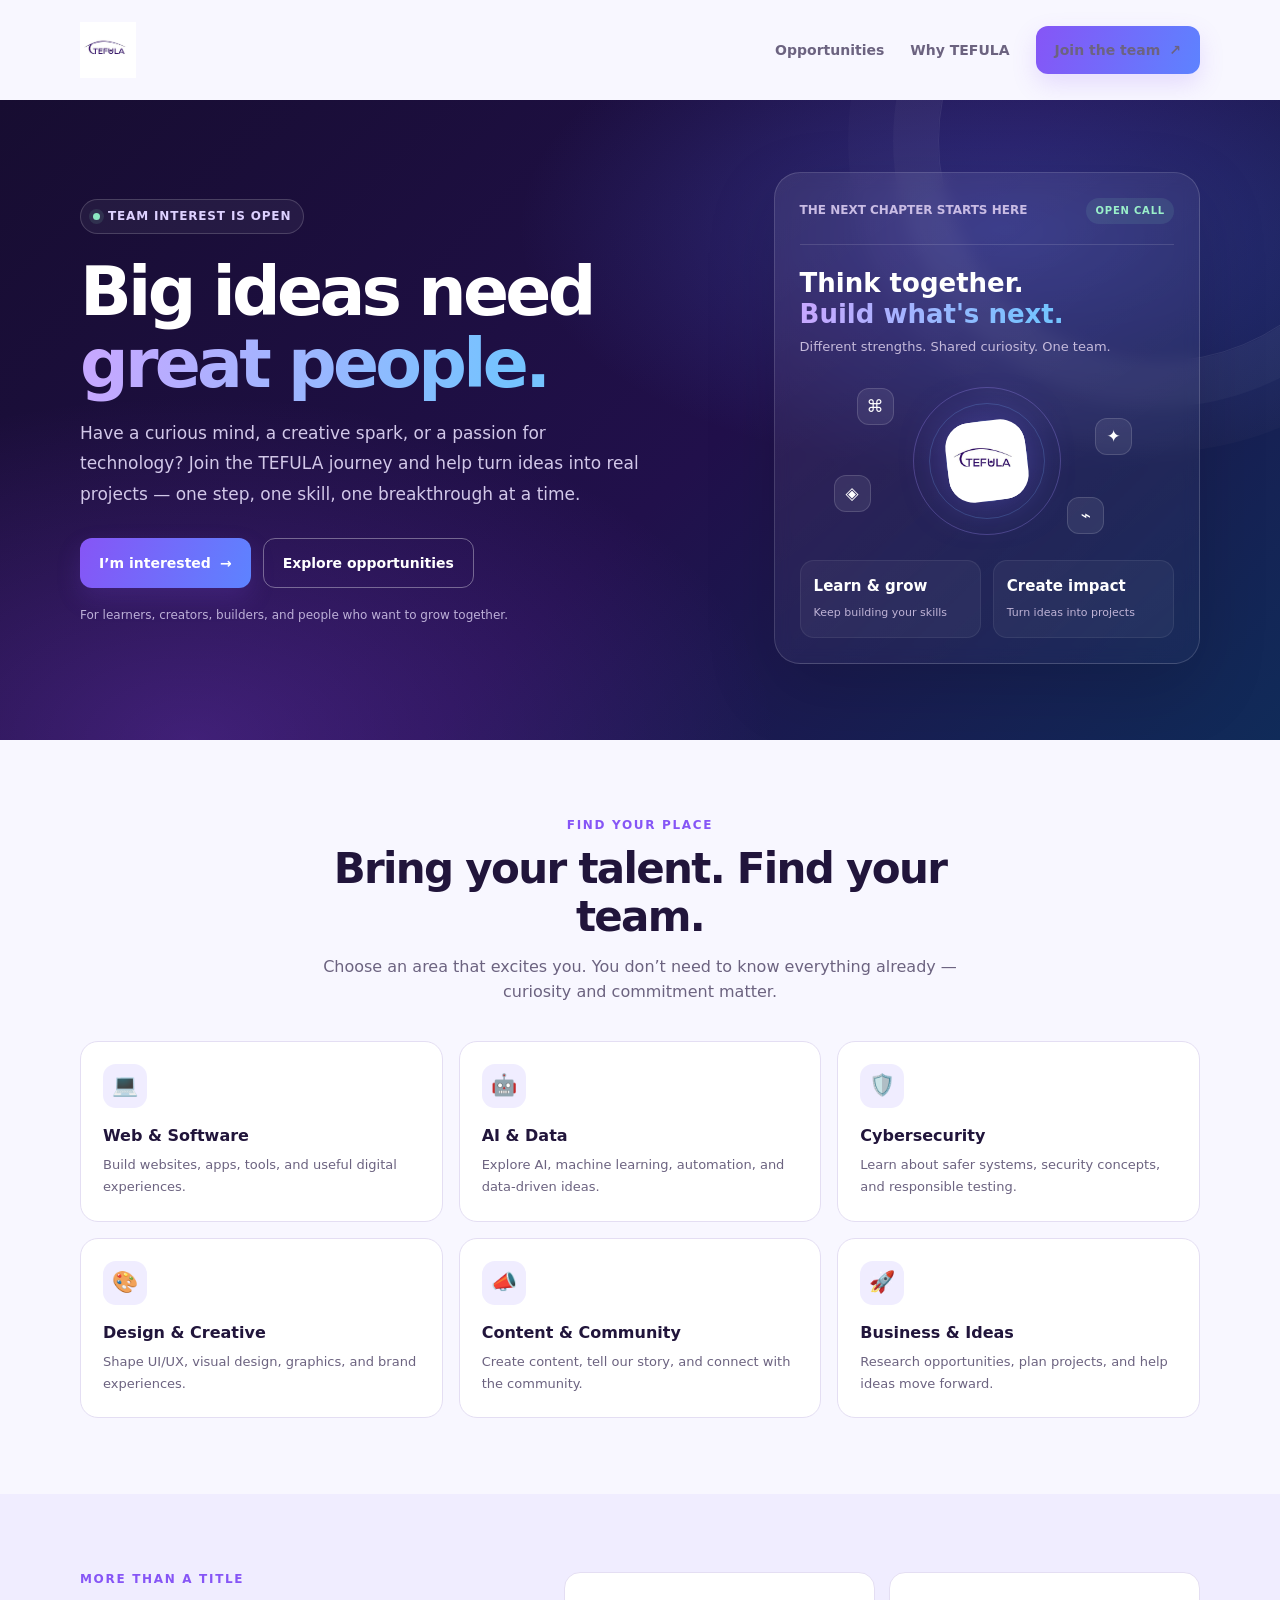
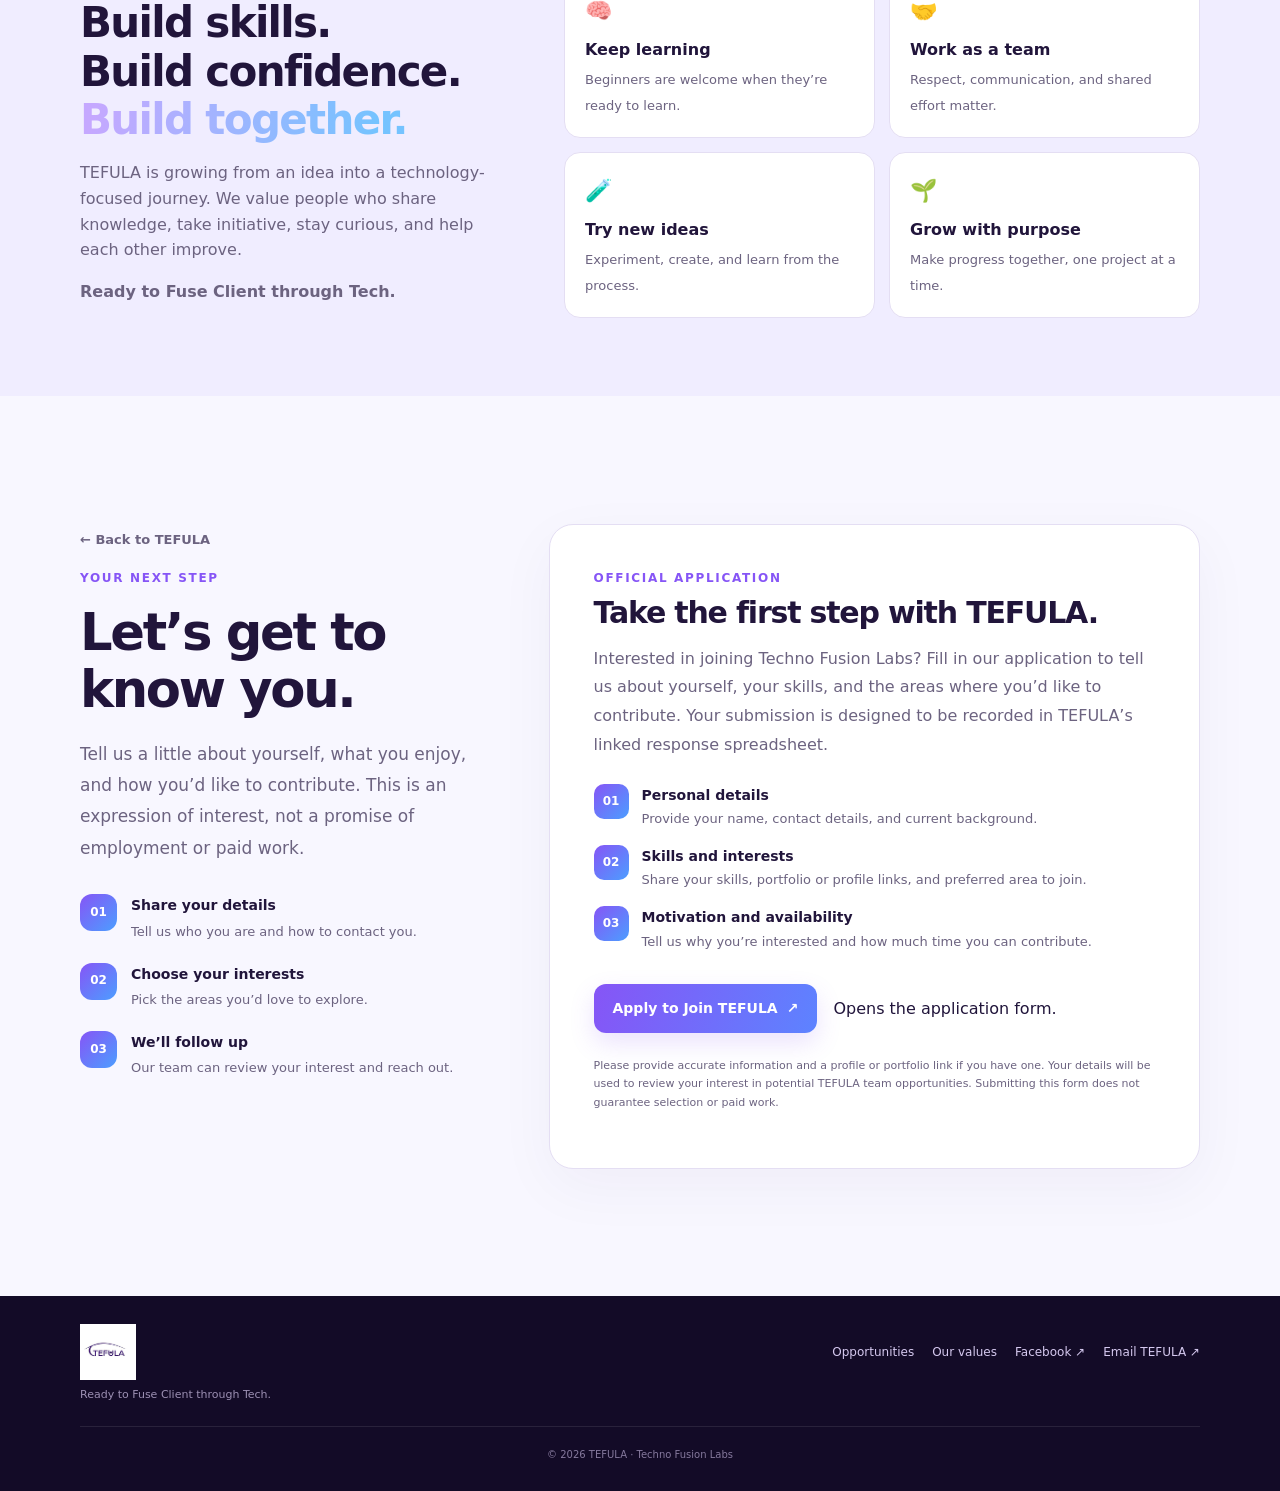
<file: index.html>
<!DOCTYPE html>

<html lang="en">

<head>

  <meta charset="UTF-8">

  <meta name="viewport" content="width=device-width, initial-scale=1.0">

  <meta name="theme-color" content="#130b2c">

  <meta name="description" content="Join the TEFULA team. Share your skills, explore technology, and build something meaningful with Techno Fusion Labs.">

  <title>Join TEFULA | Techno Fusion Labs</title>

    <link rel="stylesheet" href="css/style.css">


</head>

<body>

  <main class="app-root">

    <header class="container topbar">

      <a class="brand" href="#home" aria-label="TEFULA home">

        <span class="brand-mark">

  <img src="assets/Tefula.jpg" alt="TEFULA logo">

</span>

        <span><span class="brand-name">TEFULA</span><span class="brand-sub">TECHNO FUSION LABS</span></span>

      </a>

      <nav class="nav" aria-label="Main navigation">

        <a href="#opportunities">Opportunities</a>

        <a href="#about">Why TEFULA</a>

        <a class="button" href="#apply-overview">Join the team <span aria-hidden="true">↗</span></a>

      </nav>

    </header>



    <section class="hero" id="home">

      <div class="container hero-grid">

        <div>

          <div class="eyebrow"><span class="eyebrow-dot"></span> Team interest is open</div>

          <h1>Big ideas need <span class="gradient-text">great people.</span></h1>

          <p class="hero-copy">Have a curious mind, a creative spark, or a passion for technology? Join the TEFULA journey and help turn ideas into real projects — one step, one skill, one breakthrough at a time.</p>

          <div class="hero-actions">

            <a class="button" href="#apply-overview">I’m interested <span aria-hidden="true">→</span></a>

            <a class="button button-outline" href="#opportunities">Explore opportunities</a>

          </div>

          <p class="hero-note">For learners, creators, builders, and people who want to grow together.</p>

        </div>

        <aside class="visual-card" aria-label="TEFULA team illustration">

          <div class="visual-top"><span class="visual-label">THE NEXT CHAPTER STARTS HERE</span><span class="live-pill">OPEN CALL</span></div>

          <div class="visual-title">Think together.<br><span class="gradient-text">Build what's next.</span></div>

          <div class="visual-desc">Different strengths. Shared curiosity. One team.</div>

          <div class="orbit" aria-hidden="true"><div class="orbit-ring"></div><div class="orbit-core"><img src="assets/Tefula.jpg" alt="TEFULA logo"></div><span class="orbit-chip chip-a">⌘</span><span class="orbit-chip chip-b">✦</span><span class="orbit-chip chip-c">⌁</span><span class="orbit-chip chip-d">◈</span></div>

          <div class="mini-stats"><div class="mini-stat"><strong>Learn & grow</strong><span>Keep building your skills</span></div><div class="mini-stat"><strong>Create impact</strong><span>Turn ideas into projects</span></div></div>

        </aside>

      </div>

    </section>



    <section id="opportunities">

      <div class="container">

        <div class="section-head"><div class="section-kicker">Find your place</div><h2>Bring your talent. Find your team.</h2><p>Choose an area that excites you. You don’t need to know everything already — curiosity and commitment matter.</p></div>

        <div class="roles-grid">

          <article class="role"><div class="role-icon">💻</div><h3>Web & Software</h3><p>Build websites, apps, tools, and useful digital experiences.</p></article>

          <article class="role"><div class="role-icon">🤖</div><h3>AI & Data</h3><p>Explore AI, machine learning, automation, and data-driven ideas.</p></article>

          <article class="role"><div class="role-icon">🛡️</div><h3>Cybersecurity</h3><p>Learn about safer systems, security concepts, and responsible testing.</p></article>

          <article class="role"><div class="role-icon">🎨</div><h3>Design & Creative</h3><p>Shape UI/UX, visual design, graphics, and brand experiences.</p></article>

          <article class="role"><div class="role-icon">📣</div><h3>Content & Community</h3><p>Create content, tell our story, and connect with the community.</p></article>

          <article class="role"><div class="role-icon">🚀</div><h3>Business & Ideas</h3><p>Research opportunities, plan projects, and help ideas move forward.</p></article>

        </div>

      </div>

    </section>



    <section class="why" id="about">

      <div class="container why-grid">

        <div class="why-copy"><div class="section-kicker">More than a title</div><h2>Build skills.<br>Build confidence.<br><span class="gradient-text">Build together.</span></h2><p>TEFULA is growing from an idea into a technology-focused journey. We value people who share knowledge, take initiative, stay curious, and help each other improve.</p><p><strong>Ready to Fuse Client through Tech.</strong></p></div>

        <div class="principles">

          <div class="principle"><div class="principle-icon">🧠</div><strong>Keep learning</strong><span>Beginners are welcome when they’re ready to learn.</span></div>

          <div class="principle"><div class="principle-icon">🤝</div><strong>Work as a team</strong><span>Respect, communication, and shared effort matter.</span></div>

          <div class="principle"><div class="principle-icon">🧪</div><strong>Try new ideas</strong><span>Experiment, create, and learn from the process.</span></div>

          <div class="principle"><div class="principle-icon">🌱</div><strong>Grow with purpose</strong><span>Make progress together, one project at a time.</span></div>

        </div>

      </div>

    </section>







    <section class="apply-overview" id="apply-overview">
      <div class="container overview-grid">
        <div class="overview-intro">
          <a class="back-home" href="#home">← Back to TEFULA</a>
          <div class="section-kicker">Your next step</div>
          <h1>Let’s get to know you.</h1>
          <p>Tell us a little about yourself, what you enjoy, and how you’d like to contribute. This is an expression of interest, not a promise of employment or paid work.</p>
          <div class="overview-steps">
            <div class="overview-step"><span class="step-num">01</span><div><strong>Share your details</strong><p>Tell us who you are and how to contact you.</p></div></div>
            <div class="overview-step"><span class="step-num">02</span><div><strong>Choose your interests</strong><p>Pick the areas you’d love to explore.</p></div></div>
            <div class="overview-step"><span class="step-num">03</span><div><strong>We’ll follow up</strong><p>Our team can review your interest and reach out.</p></div></div>
          </div>
        </div>
        <div class="form-card overview-card">
          <div class="section-kicker">Official application</div>
          <h2>Take the first step with TEFULA.</h2>
          <p class="lead">Interested in joining Techno Fusion Labs? Fill in our application to tell us about yourself, your skills, and the areas where you’d like to contribute. Your submission is designed to be recorded in TEFULA’s linked response spreadsheet.</p>
          <div class="overview-benefits">
            <div class="overview-benefit"><span class="step-num">01</span><div><strong>Personal details</strong><p>Provide your name, contact details, and current background.</p></div></div>
            <div class="overview-benefit"><span class="step-num">02</span><div><strong>Skills and interests</strong><p>Share your skills, portfolio or profile links, and preferred area to join.</p></div></div>
            <div class="overview-benefit"><span class="step-num">03</span><div><strong>Motivation and availability</strong><p>Tell us why you’re interested and how much time you can contribute.</p></div></div>
          </div>
          <div class="overview-cta"><a class="button" href="application.html">Apply to Join TEFULA <span aria-hidden="true">↗</span></a><span>Opens the application form.</span></div>
          <p class="overview-note">Please provide accurate information and a profile or portfolio link if you have one. Your details will be used to review your interest in potential TEFULA team opportunities. Submitting this form does not guarantee selection or paid work.</p>
        </div>
      </div>
    </section>

    <footer class="footer">

      <div class="container"><div class="footer-inner"><a class="brand" href="#home"><span class="brand-mark">

  <img src="assets/Tefula.jpg" alt="TEFULA logo">

</span><span><span class="brand-name">TEFULA</span><span class="brand-sub">TECHNO FUSION LABS</span></span></a><div class="footer-links"><a href="#opportunities">Opportunities</a><a href="#about">Our values</a><a href="https://www.facebook.com/technofusionlabs" target="_blank" rel="noreferrer">Facebook ↗</a><a href="mailto:virtualtefula@gmail.com">Email TEFULA ↗</a></div></div><p>Ready to Fuse Client through Tech.</p><div class="copyright">© <span id="year"></span> TEFULA · Techno Fusion Labs</div></div>

    </footer>

  </main>
  <script src="js/main.js"></script>
</body>

</html>
</file>
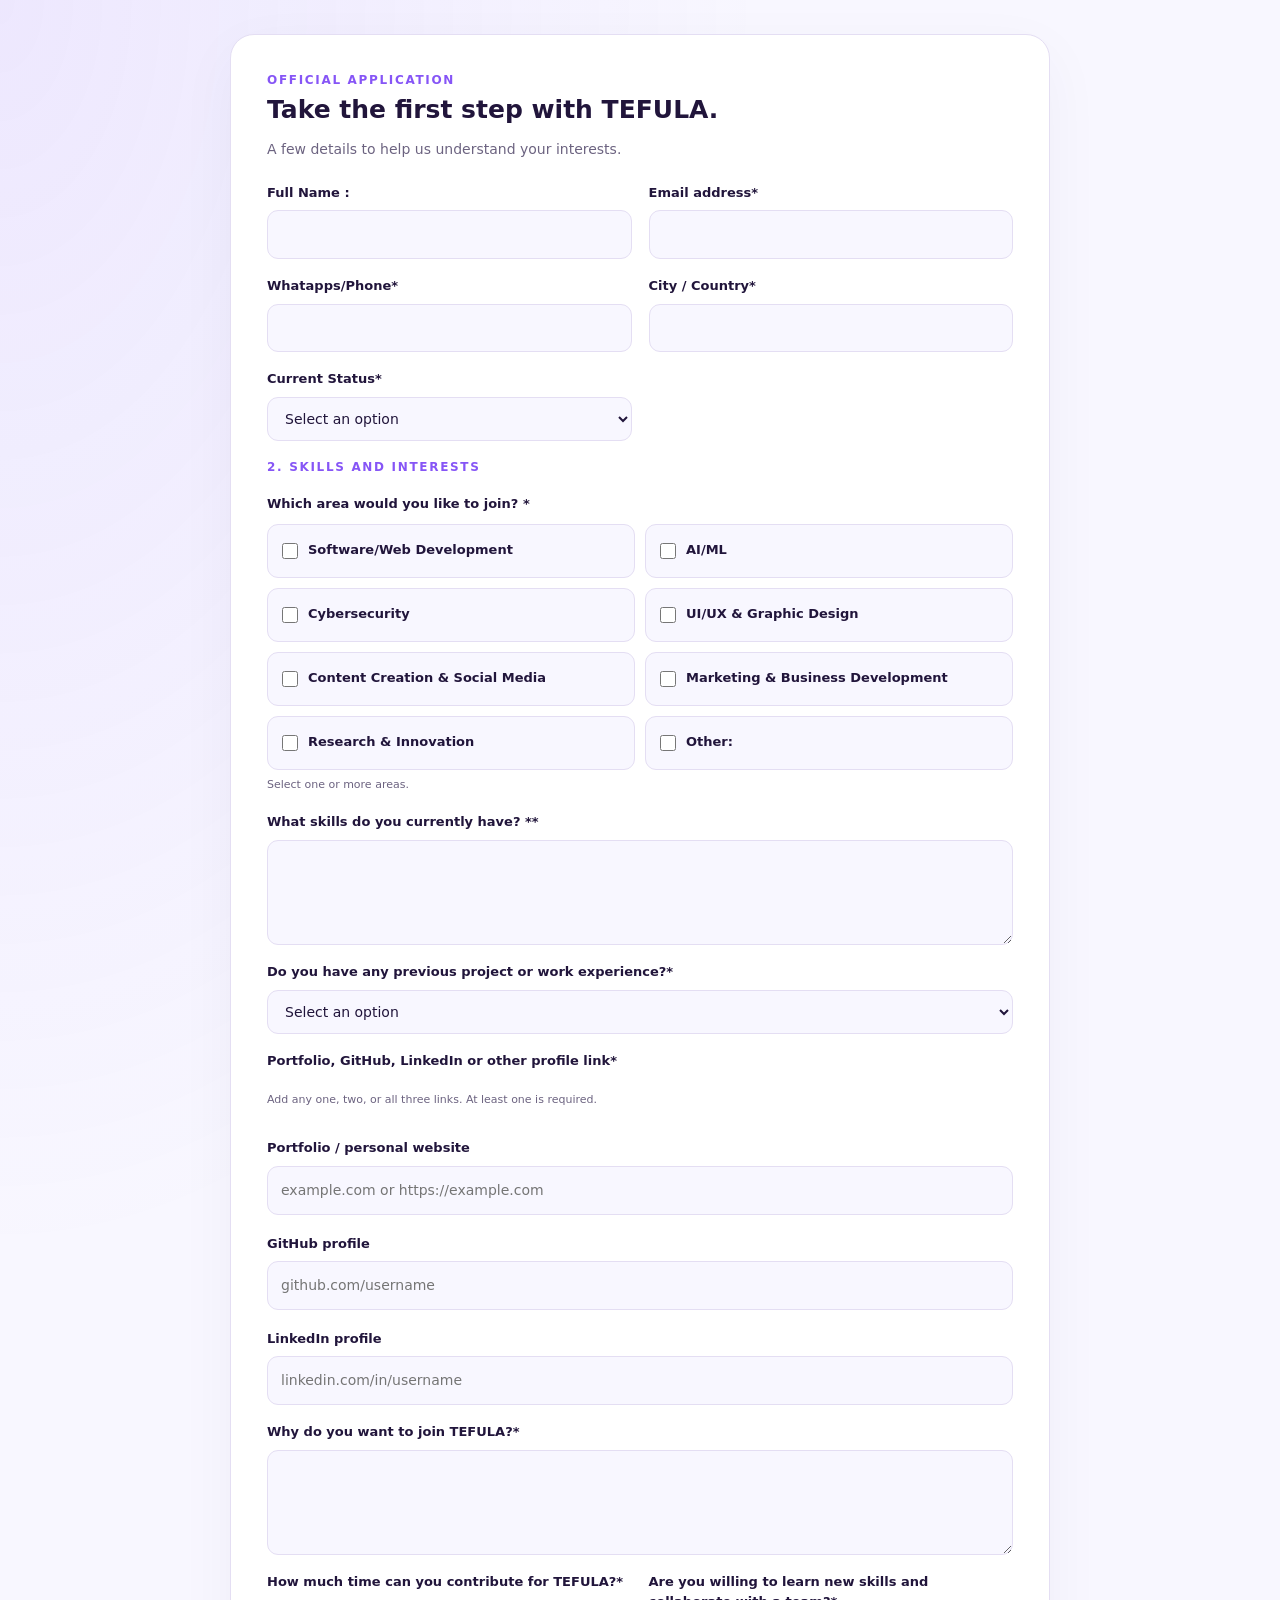
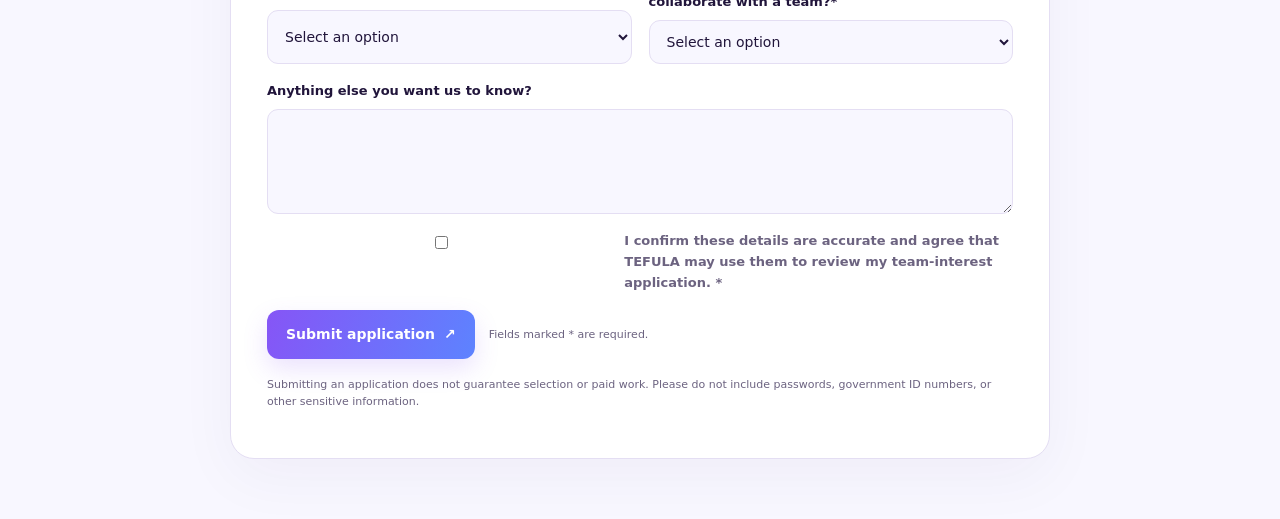
<file: application.html>
<!DOCTYPE html>
<html lang="en">
<head>
  <meta charset="UTF-8">
  <meta name="viewport" content="width=device-width, initial-scale=1.0">
  <meta name="theme-color" content="#130b2c">
  <meta name="description" content="Apply to express interest in joining the TEFULA team.">
  <title>Apply to Join TEFULA | Techno Fusion Labs</title>
  <link rel="stylesheet" href="css/style.css">
</head>
<body class="apply-page">
  <main class="app-root">
    <section class="apply-section" id="apply">
      <div class="container apply-layout">
        <div class="apply-intro">
          <div class="section-kicker">Your next step</div>
          <h2>Let’s get to know you.</h2>
          <p>Tell us a little about yourself, what you enjoy, and how you’d like to contribute. This is an expression of interest, not a promise of employment or paid work.</p>
          <div class="steps">
            <div class="step"><span class="step-num">01</span><div><strong>Share your details</strong><span>Tell us who you are and how to contact you.</span></div></div>
            <div class="step"><span class="step-num">02</span><div><strong>Choose your interests</strong><span>Pick the areas you’d love to explore.</span></div></div>
            <div class="step"><span class="step-num">03</span><div><strong>We’ll follow up</strong><span>Our team can review your interest and reach out.</span></div></div>
          </div>
        </div>
        <div class="form-card">
          <div class="section-kicker">Official application</div>
          <h3>Take the first step with TEFULA.</h3>
          <p class="form-sub">A few details to help us understand your interests.</p>
          <form class="application-form" id="tefula-application">
            <div class="field"><label for="app-name">Full Name :</label><input id="app-name" name="fullName" autocomplete="name" required></div>
            <div class="field"><label for="app-email">Email address*</label><input id="app-email" name="email" type="email" autocomplete="email" required></div>
            <div class="field"><label for="app-phone">Whatapps/Phone*</label><input id="app-phone" name="phone" type="tel" autocomplete="tel" required></div>
            <div class="field"><label for="app-city">City / Country*</label><input id="app-city" name="cityCountry" required></div>
            <div class="field"><label for="app-status">Current Status*</label><select id="app-status" name="currentStatus" required><option value="">Select an option</option><option>College Student</option><option>School Student</option><option>Working Professional</option><option>Freelancer</option><option>Self Learner/other</option></select></div>
            <div class="field full"><div class="section-kicker">2. Skills and interests</div></div>
            <fieldset class="field full checkbox-field" aria-describedby="area-hint">
              <legend>Which area would you like to join?&nbsp;*</legend>
              <div class="checkbox-grid">
                <label class="choice"><input type="checkbox" name="preferredTeam" value="Software/Web Development"><span>Software/Web Development</span></label>
                <label class="choice"><input type="checkbox" name="preferredTeam" value="AI/ML"><span>AI/ML</span></label>
                <label class="choice"><input type="checkbox" name="preferredTeam" value="Cybersecurity"><span>Cybersecurity</span></label>
                <label class="choice"><input type="checkbox" name="preferredTeam" value="UI/UX &amp; Graphic Design"><span>UI/UX &amp; Graphic Design</span></label>
                <label class="choice"><input type="checkbox" name="preferredTeam" value="Content Creation &amp; Social Media"><span>Content Creation &amp; Social Media</span></label>
                <label class="choice"><input type="checkbox" name="preferredTeam" value="Marketing &amp; Business Development"><span>Marketing &amp; Business Development</span></label>
                <label class="choice"><input type="checkbox" name="preferredTeam" value="Research &amp; Innovation"><span>Research &amp; Innovation</span></label>
                <label class="choice"><input type="checkbox" name="preferredTeam" value="Other:"><span>Other:</span></label>
              </div>
              <span class="field-hint" id="area-hint">Select one or more areas.</span>
            </fieldset>
            <div class="field full"><label for="app-skills">What skills do you currently have? **</label><textarea id="app-skills" name="skills" required></textarea></div>
            <div class="field full"><label for="app-experience">Do you have any previous project or work experience?*</label><select id="app-experience" name="experience" required><option value="">Select an option</option><option>Yes, I have experience</option><option>I have personal or academic projects</option><option>I am a beginner and eager to learn.</option></select></div>
            <fieldset class="field full profile-links" id="profile-links">
              <legend>Portfolio, GitHub, LinkedIn or other profile link*</legend>
              <p class="field-hint">Add any one, two, or all three links. At least one is required.</p>
              <div class="field"><label for="app-portfolio">Portfolio / personal website</label><input id="app-portfolio" name="portfolio" type="text" inputmode="url" placeholder="example.com or https://example.com"></div>
              <div class="field"><label for="app-github">GitHub profile</label><input id="app-github" name="github" type="text" inputmode="url" placeholder="github.com/username"></div>
              <div class="field"><label for="app-linkedin">LinkedIn profile</label><input id="app-linkedin" name="linkedin" type="text" inputmode="url" placeholder="linkedin.com/in/username"></div>
            </fieldset>
            <div class="field full"><label for="app-motivation">Why do you want to join TEFULA?*</label><textarea id="app-motivation" name="motivation" required></textarea></div>
            <div class="field"><label for="app-availability">How much time can you contribute for TEFULA?*</label><select id="app-availability" name="availability" required><option value="">Select an option</option><option>1–3 hours</option><option>4–6 hours</option><option>6–10 hours</option><option>10+ hours</option></select></div>
            <div class="field"><label for="app-collaboration">Are you willing to learn new skills and collaborate with a team?*</label><select id="app-collaboration" name="collaboration" required><option value="">Select an option</option><option>Yes</option><option>Maybe, depending on the role.</option></select></div>
            <div class="field full"><label for="app-other">Anything else you want us to know?</label><textarea id="app-other" name="anythingElse"></textarea></div>
            <div class="field full"><label class="consent"><input type="checkbox" name="consent" required><span>I confirm these details are accurate and agree that TEFULA may use them to review my team-interest application. *</span></label></div>
            <div class="form-submit-row"><button class="button" type="submit" id="application-submit">Submit application <span aria-hidden="true">↗</span></button><span class="field-hint">Fields marked * are required.</span></div>
            <div class="form-status" id="application-status" role="status" aria-live="polite"></div>
          </form>
          <p class="form-note">Submitting an application does not guarantee selection or paid work. Please do not include passwords, government ID numbers, or other sensitive information.</p>
        </div>
      </div>
    </section>
  </main>
  <script src="js/apply.js"></script>
</body>
</html>
</file>
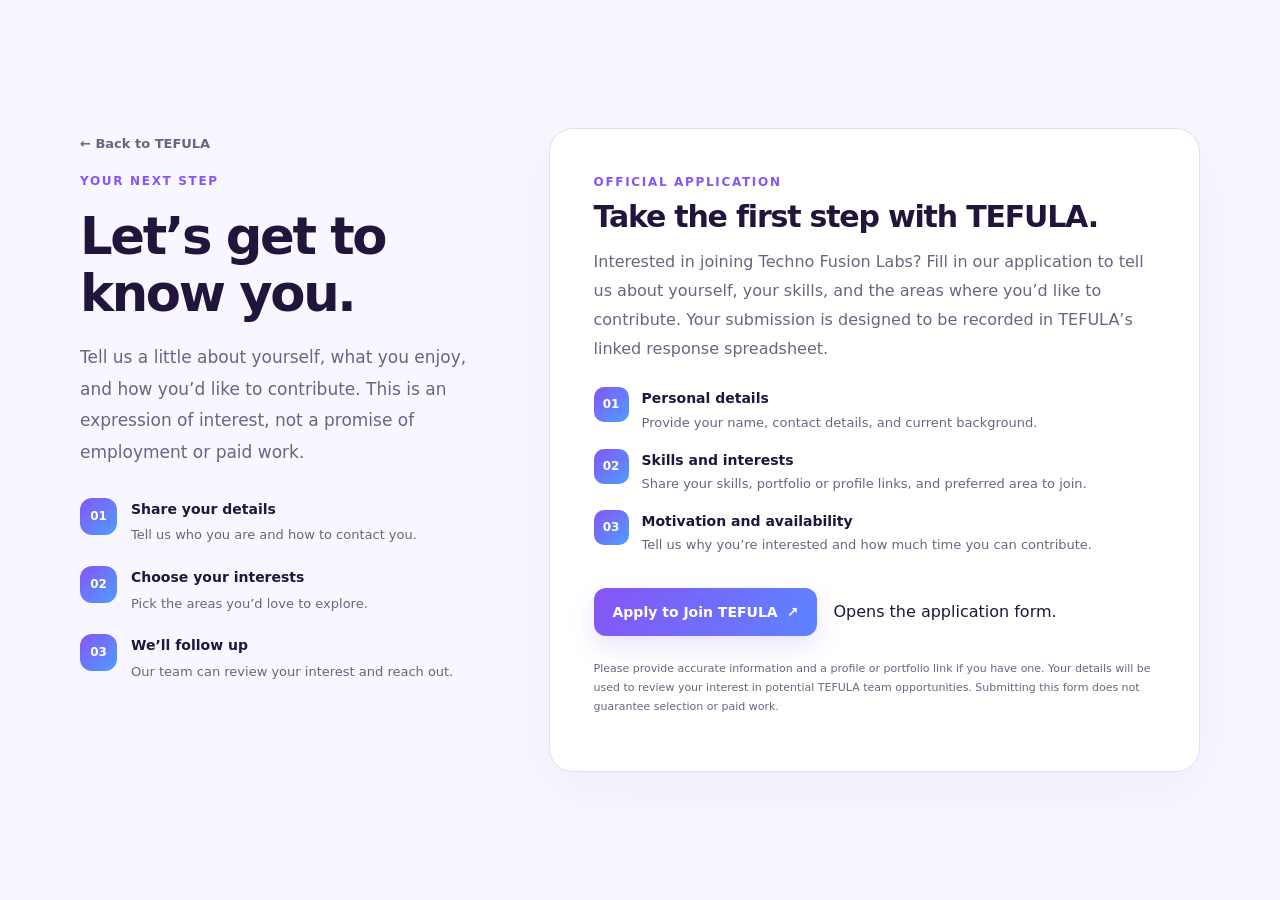
<file: apply.html>
<!DOCTYPE html>
<html lang="en">
<head>
  <meta charset="UTF-8">
  <meta name="viewport" content="width=device-width, initial-scale=1.0">
  <meta name="theme-color" content="#130b2c">
  <meta name="description" content="Learn about joining the TEFULA team and begin your application.">
  <title>Your Next Step | TEFULA</title>
  <link rel="stylesheet" href="css/style.css">
  <style>
    .apply-overview { min-height: 100vh; padding: 54px 0; display: flex; align-items: center; }
    .overview-grid { display: grid; grid-template-columns: .78fr 1.22fr; gap: 52px; align-items: start; }
    .overview-intro { padding-top: 2px; }
    .overview-intro h1 { margin: 16px 0 20px; max-width: 430px; color: var(--text); font-size: clamp(36px, 4vw, 52px); line-height: 1.12; letter-spacing: -.045em; }
    .overview-intro > p { color: var(--muted); font-size: 17px; line-height: 1.85; }
    .overview-steps { display: grid; gap: 20px; margin-top: 30px; }
    .overview-step { display: flex; gap: 14px; align-items: flex-start; }
    .overview-step .step-num { flex: 0 0 37px; width: 37px; height: 37px; border-radius: 12px; }
    .overview-step strong { display: block; font-size: 14px; }
    .overview-step p { margin: 5px 0 0; color: var(--muted); font-size: 13px; }
    .overview-card { padding: clamp(26px, 4vw, 44px); }
    .overview-card h2 { margin: 8px 0 14px; font-size: 30px; }
    .overview-card .lead { color: var(--muted); line-height: 1.8; margin: 0 0 24px; }
    .overview-benefits { display: grid; gap: 15px; margin: 22px 0 32px; }
    .overview-benefit { display: flex; gap: 13px; align-items: flex-start; }
    .overview-benefit .step-num { flex: 0 0 35px; width: 35px; height: 35px; }
    .overview-benefit strong { display: block; font-size: 14px; }
    .overview-benefit p { margin: 3px 0 0; color: var(--muted); font-size: 13px; }
    .overview-cta { display: flex; align-items: center; gap: 16px; flex-wrap: wrap; }
    .overview-note { margin-top: 24px; color: var(--muted); font-size: 11px; line-height: 1.7; }
    .back-home { display: inline-block; margin-bottom: 18px; color: var(--muted); font-size: 13px; font-weight: 700; text-decoration: none; }
    @media (max-width: 850px) { .apply-overview { padding: 34px 0; } .overview-grid { grid-template-columns: 1fr; gap: 30px; } .overview-intro h1 { max-width: 620px; } }
  </style>
</head>
<body>
  <main class="app-root">
    <section class="apply-overview">
      <div class="container overview-grid">
        <div class="overview-intro">
          <a class="back-home" href="index.html">← Back to TEFULA</a>
          <div class="section-kicker">Your next step</div>
          <h1>Let’s get to know you.</h1>
          <p>Tell us a little about yourself, what you enjoy, and how you’d like to contribute. This is an expression of interest, not a promise of employment or paid work.</p>
          <div class="overview-steps">
            <div class="overview-step"><span class="step-num">01</span><div><strong>Share your details</strong><p>Tell us who you are and how to contact you.</p></div></div>
            <div class="overview-step"><span class="step-num">02</span><div><strong>Choose your interests</strong><p>Pick the areas you’d love to explore.</p></div></div>
            <div class="overview-step"><span class="step-num">03</span><div><strong>We’ll follow up</strong><p>Our team can review your interest and reach out.</p></div></div>
          </div>
        </div>
        <div class="form-card overview-card">
          <div class="section-kicker">Official application</div>
          <h2>Take the first step with TEFULA.</h2>
          <p class="lead">Interested in joining Techno Fusion Labs? Fill in our application to tell us about yourself, your skills, and the areas where you’d like to contribute. Your submission is designed to be recorded in TEFULA’s linked response spreadsheet.</p>
          <div class="overview-benefits">
            <div class="overview-benefit"><span class="step-num">01</span><div><strong>Personal details</strong><p>Provide your name, contact details, and current background.</p></div></div>
            <div class="overview-benefit"><span class="step-num">02</span><div><strong>Skills and interests</strong><p>Share your skills, portfolio or profile links, and preferred area to join.</p></div></div>
            <div class="overview-benefit"><span class="step-num">03</span><div><strong>Motivation and availability</strong><p>Tell us why you’re interested and how much time you can contribute.</p></div></div>
          </div>
          <div class="overview-cta"><a class="button" href="application.html">Apply to Join TEFULA <span aria-hidden="true">↗</span></a><span>Opens the application form.</span></div>
          <p class="overview-note">Please provide accurate information and a profile or portfolio link if you have one. Your details will be used to review your interest in potential TEFULA team opportunities. Submitting this form does not guarantee selection or paid work.</p>
        </div>
      </div>
    </section>
  </main>
</body>
</html>
</file>
<file: css/style.css>
:root {

      color-scheme: light dark;

      --page: light-dark(#f8f7ff, #0d0a19);

      --surface: light-dark(#ffffff, #171224);

      --surface-2: light-dark(#f0edff, #211834);

      --text: light-dark(#21153b, #f7f3ff);

      --muted: light-dark(#6c6380, #b8aecb);

      --line: light-dark(#e4def3, #342746);

      --purple: #8655f6;

      --blue: #4c9eff;

      --deep: #170d31;

      --success: light-dark(#137b55, #68e2ae);

    }

    * { box-sizing: border-box; }

    html { scroll-behavior: smooth; }

    body { margin: 0; background: var(--page); color: var(--text); font-family: Inter, ui-sans-serif, system-ui, -apple-system, BlinkMacSystemFont, "Segoe UI", sans-serif; line-height: 1.6; }

    .app-root { min-height: 100vh; width: 100%; background: var(--page); border-radius: 0; overflow: hidden; }

    .container { width: min(1120px, calc(100% - 40px)); margin: 0 auto; }

    .topbar { display: flex; justify-content: space-between; align-items: center; gap: 20px; padding: 22px 0; }

    .brand { display: flex; align-items: center; gap: 12px; text-decoration: none; color: inherit; }

    .brand-mark {

      display: flex;

      align-items: center;

      justify-content: center;

      width: 176px;

      height: 56px;

      flex: 0 0 176px;

      overflow: hidden;

      border-radius: 0;

      background: transparent;

      box-shadow: none;

    }

    .brand-mark img {

      display: block;

      width: 100%;

      height: 100%;

      object-fit: contain;

      object-position: left center;

    }

    .brand > span:last-child { display: none; }

    .brand-mark { display: flex; align-items: center; justify-content: center; width: 176px; height: 56px; flex: 0 0 176px; overflow: hidden; border-radius: 0; background: transparent; box-shadow: none; }

    .brand-name { font-weight: 850; letter-spacing: .12em; font-size: 19px; line-height: 1.1; }

    .brand-sub { display: block; color: var(--muted); font-size: 10px; font-weight: 650; letter-spacing: .12em; margin-top: 5px; }

    .nav { display: flex; align-items: center; gap: 26px; }

    .nav a { color: var(--muted); text-decoration: none; font-size: 14px; font-weight: 650; }

    .nav a:hover { color: var(--purple); }

    .button { display: inline-flex; justify-content: center; align-items: center; gap: 9px; border: 0; border-radius: 12px; padding: 13px 19px; color: #fff; font: inherit; font-size: 14px; font-weight: 750; text-decoration: none; cursor: pointer; background: linear-gradient(110deg, var(--purple), #5d83ff); box-shadow: 0 10px 24px #8655f62b; transition: transform .18s ease, box-shadow .18s ease; }

    .button:hover { transform: translateY(-2px); box-shadow: 0 14px 28px #8655f640; }

    .button-outline { background: transparent; border: 1px solid #ffffff5a; box-shadow: none; }

    .hero { position: relative; isolation: isolate; overflow: hidden; padding: 72px 0 76px; color: #fff; background: radial-gradient(ellipse at 78% 20%, #4c69e65c, transparent 34%), radial-gradient(ellipse at 15% 100%, #9b4dff45, transparent 38%), linear-gradient(135deg, #170d31, #21104b 55%, #102b59); }

    .hero::after { content: ""; position: absolute; z-index: -1; width: 440px; height: 440px; border: 1px solid #ffffff16; border-radius: 50%; right: -100px; top: -180px; box-shadow: 0 0 0 45px #ffffff08, 0 0 0 90px #ffffff05; }

    .hero-grid { display: grid; grid-template-columns: 1.2fr .8fr; align-items: center; gap: 54px; }

    .eyebrow { display: inline-flex; align-items: center; gap: 8px; border: 1px solid #ffffff2b; background: #ffffff0d; border-radius: 999px; padding: 7px 12px; color: #ddd1ff; font-size: 12px; font-weight: 750; letter-spacing: .07em; text-transform: uppercase; }

    .eyebrow-dot { width: 7px; height: 7px; border-radius: 50%; background: #8be9c1; box-shadow: 0 0 0 4px #8be9c11d; }

    h1 { margin: 22px 0 18px; max-width: 690px; font-size: clamp(42px, 5.7vw, 68px); line-height: 1.06; letter-spacing: -.055em; }

    .gradient-text { background: linear-gradient(100deg, #c5a8ff 5%, #75c3ff 90%); color: transparent; background-clip: text; -webkit-background-clip: text; }

    .hero-copy { max-width: 570px; color: #d2c8e9; font-size: 17px; line-height: 1.8; }

    .hero-actions { display: flex; flex-wrap: wrap; gap: 12px; margin-top: 28px; }

    .hero-note { color: #bdb0d8; font-size: 12px; margin-top: 18px; }

    .visual-card { position: relative; border: 1px solid #ffffff27; background: linear-gradient(145deg, #ffffff15, #ffffff06); border-radius: 26px; padding: 25px; box-shadow: 0 24px 70px #00000026; backdrop-filter: blur(8px); }

    .visual-top { display: flex; align-items: center; justify-content: space-between; padding-bottom: 20px; border-bottom: 1px solid #ffffff20; }

    .visual-label { color: #c9bce4; font-size: 12px; font-weight: 700; }

    .live-pill { border-radius: 99px; padding: 5px 9px; background: #8be9c11b; color: #9af1ca; font-size: 10px; font-weight: 800; letter-spacing: .08em; }

    .visual-title { font-size: 26px; font-weight: 800; line-height: 1.2; margin: 23px 0 7px; }

    .visual-desc { color: #c5badb; font-size: 13px; }

    .orbit { position: relative; height: 174px; display: grid; place-items: center; margin: 16px 0 10px; }

    .orbit-ring { position: absolute; width: 148px; height: 148px; border: 1px solid #a990ff4a; border-radius: 50%; }

    .orbit-ring::before, .orbit-ring::after { content: ""; position: absolute; border: 1px solid #75baff38; border-radius: 50%; inset: 15px; }

    .orbit-ring::after { inset: 32px; }

    .orbit-core { position: relative; z-index: 1; width: 80px; height: 80px; display: grid; place-items: center; overflow: hidden; border-radius: 25px; background: #fff; box-shadow: 0 0 45px #7b6cff5c; transform: rotate(-7deg); }

    .orbit-core img { display: block; width: 100%; height: 100%; object-fit: contain; border-radius: inherit; transform: rotate(7deg); }

    .orbit-chip { position: absolute; display: grid; place-items: center; width: 37px; height: 37px; border: 1px solid #ffffff25; background: #ffffff13; border-radius: 12px; font-size: 17px; }

    .chip-a { top: 14px; left: 57px; } .chip-b { right: 42px; top: 44px; } .chip-c { bottom: 14px; right: 70px; } .chip-d { left: 34px; bottom: 36px; }

    .mini-stats { display: grid; grid-template-columns: 1fr 1fr; gap: 12px; margin-top: 12px; }

    .mini-stat { padding: 13px; background: #ffffff0b; border: 1px solid #ffffff12; border-radius: 14px; }

    .mini-stat strong { display: block; font-size: 15px; }

    .mini-stat span { color: #bfb3d6; font-size: 11px; }

    section { padding: 76px 0; }

    .section-head { max-width: 660px; margin: 0 auto 36px; text-align: center; }

    .section-kicker { color: var(--purple); font-size: 12px; font-weight: 850; letter-spacing: .14em; text-transform: uppercase; }

    h2 { margin: 10px 0 12px; font-size: clamp(29px, 4vw, 42px); line-height: 1.15; letter-spacing: -.04em; }

    .section-head p { margin: 0; color: var(--muted); }

    .roles-grid { display: grid; grid-template-columns: repeat(3, 1fr); gap: 16px; }

    .role { padding: 22px; border: 1px solid var(--line); border-radius: 18px; background: var(--surface); transition: transform .18s ease, border-color .18s ease; }

    .role:hover { transform: translateY(-3px); border-color: #a98bf6; }

    .role-icon { width: 44px; height: 44px; display: grid; place-items: center; border-radius: 13px; background: var(--surface-2); font-size: 21px; margin-bottom: 15px; }

    .role h3 { margin: 0 0 6px; font-size: 16px; }

    .role p { margin: 0; color: var(--muted); font-size: 13px; line-height: 1.7; }

    .why { background: var(--surface-2); }

    .why-grid { display: grid; grid-template-columns: .8fr 1.2fr; gap: 60px; align-items: center; }

    .why-copy p { color: var(--muted); }

    .principles { display: grid; grid-template-columns: 1fr 1fr; gap: 14px; }

    .principle { padding: 20px; border: 1px solid var(--line); border-radius: 16px; background: var(--surface); }

    .principle strong { display: block; margin: 8px 0 4px; }

    .principle span { color: var(--muted); font-size: 13px; }

    .principle-icon { font-size: 22px; }

    .apply-section { background: radial-gradient(ellipse at 0% 0%, #8a5cf51a, transparent 42%), var(--page); }

    .apply-layout { display: grid; grid-template-columns: .7fr 1.3fr; gap: 42px; align-items: start; }

    .apply-intro { position: sticky; top: 20px; }

    .apply-intro p { color: var(--muted); }

    .steps { display: grid; gap: 15px; margin-top: 25px; }

    .step { display: flex; align-items: flex-start; gap: 12px; }

    .step-num { flex: 0 0 30px; width: 30px; height: 30px; display: grid; place-items: center; border-radius: 10px; color: #fff; background: linear-gradient(135deg, var(--purple), var(--blue)); font-size: 12px; font-weight: 800; }

    .step strong { display: block; font-size: 13px; }

    .step span { color: var(--muted); font-size: 12px; }

    .form-card { border: 1px solid var(--line); border-radius: 24px; background: var(--surface); padding: clamp(22px, 4vw, 36px); box-shadow: 0 18px 60px #2c18520b; }

    .form-card h3 { margin: 0 0 8px; font-size: 25px; }

    .form-sub { margin: 0 0 22px; color: var(--muted); font-size: 14px; }

    .apply-benefits { display: grid; gap: 12px; margin: 22px 0 26px; }

    .apply-benefit { display: flex; align-items: flex-start; gap: 11px; color: var(--muted); font-size: 13px; }

    .apply-benefit span:first-child { display: grid; place-items: center; flex: 0 0 28px; height: 28px; border-radius: 9px; background: var(--surface-2); color: var(--purple); font-weight: 850; }

    .apply-benefit strong { display: block; color: var(--text); font-size: 13px; }

    .apply-link { display: flex; flex-wrap: wrap; align-items: center; gap: 14px; }

    .apply-link .button { min-height: 48px; }

    .form-note { color: var(--muted); font-size: 11px; margin-top: 17px; }

    .privacy { margin-top: 15px; color: var(--muted); font-size: 11px; }

    .application-form { display: grid; grid-template-columns: 1fr 1fr; gap: 17px; margin-top: 22px; }
    .checkbox-field { border: 0; padding: 0; margin: 0; }
    .checkbox-field legend { padding: 0; margin-bottom: 7px; font-size: 13px; font-weight: 750; }
    .checkbox-grid { display: grid; grid-template-columns: 1fr 1fr; gap: 10px; }
    .choice { display: flex; align-items: flex-start; gap: 9px; padding: 11px 12px; border: 1px solid var(--line); border-radius: 11px; background: var(--page); cursor: pointer; font-size: 13px; font-weight: 600; }
    .choice input { flex: 0 0 auto; width: 16px; height: 16px; margin: 3px 0 0; accent-color: var(--purple); }
    .choice:has(input:checked) { border-color: var(--purple); background: var(--surface-2); }
    .field { display: grid; gap: 7px; min-width: 0; }
    .field.full { grid-column: 1 / -1; }
    .field label { font-size: 13px; font-weight: 750; }
    .field input, .field select, .field textarea { width: 100%; min-width: 0; border: 1px solid var(--line); border-radius: 11px; background: var(--page); color: var(--text); padding: 12px 13px; font: inherit; font-size: 14px; outline: none; }
    .field input:focus, .field select:focus, .field textarea:focus { border-color: var(--purple); box-shadow: 0 0 0 3px #8655f61c; }
    .field textarea { min-height: 105px; resize: vertical; }
    .field-hint { color: var(--muted); font-size: 11px; }
    .form-submit-row { grid-column: 1 / -1; display: flex; flex-wrap: wrap; align-items: center; gap: 14px; }
    .form-status { grid-column: 1 / -1; padding: 12px 14px; border-radius: 11px; background: var(--surface-2); color: var(--muted); font-size: 13px; }
    .form-status:empty { display: none; }
    .consent { display: flex; align-items: flex-start; gap: 9px; color: var(--muted); font-size: 12px; }
    .consent input { margin-top: 5px; accent-color: var(--purple); }
    .footer { padding: 28px 0; color: #c5badb; background: #130b27; }

    .footer-inner { display: flex; align-items: center; justify-content: space-between; gap: 20px; }

    .footer .brand-name { color: #fff; }

    .footer p { margin: 6px 0 0; color: #9c90b3; font-size: 11px; }

    .footer-links { display: flex; gap: 18px; flex-wrap: wrap; }

    .footer-links a { color: #d5c9ef; font-size: 12px; text-decoration: none; }

    .copyright { color: #85799d; font-size: 10px; text-align: center; padding-top: 20px; margin-top: 22px; border-top: 1px solid #ffffff18; }

    @media (max-width: 850px) {

      .hero-grid, .why-grid, .apply-layout { grid-template-columns: 1fr; }

      .hero-grid { gap: 35px; }

      .visual-card { max-width: 480px; }

      .roles-grid { grid-template-columns: repeat(2, 1fr); }

      .why-grid { gap: 28px; }

      .apply-intro { position: static; }

      .nav { gap: 14px; }

      .nav a:not(.button) { display: none; }

    }

    @media (max-width: 560px) {

      .container { width: min(100% - 28px, 1120px); }

      .topbar { padding: 16px 0; }

      .brand-mark { width: 142px; height: 46px; flex-basis: 142px; }

      .brand-name { font-size: 17px; }

      .nav .button { padding: 10px 12px; font-size: 12px; }

      .hero { padding: 55px 0 56px; }

      .hero-copy { font-size: 15px; }

      .hero-actions .button { width: 100%; }

      section { padding: 56px 0; }

      .roles-grid, .principles { grid-template-columns: 1fr; }

      .form-card { border-radius: 18px; }

      .application-form { grid-template-columns: 1fr; }
      .checkbox-grid { grid-template-columns: 1fr; }
      .field.full, .form-submit-row, .form-status { grid-column: auto; }
      .footer-inner { align-items: flex-start; flex-direction: column; }

    }

    @media (prefers-reduced-motion: reduce) { html { scroll-behavior: auto; } *, *::before, *::after { transition: none !important; } }

/* Dedicated application page and form controls */
.apply-page .topbar, .apply-page .hero, .apply-page #opportunities, .apply-page #about, .apply-page .footer { display: none; }
.apply-page .apply-section { min-height: 100vh; padding: 34px 0 60px; }
.apply-page .apply-layout { display: block; max-width: 820px; }
.apply-page .apply-intro { display: none; }
.apply-page .form-card { width: 100%; }
.apply-page .apply-back { display: inline-flex; margin-bottom: 22px; color: var(--muted); font-size: 13px; font-weight: 700; text-decoration: none; }
.apply-back { display: none; }
.checkbox-field { display: block; border: 0; padding: 0; margin: 0; min-width: 0; width: 100%; }
.checkbox-field legend { display: block; width: 100%; padding: 0; margin: 0 0 9px; font-size: 13px; font-weight: 750; }
.checkbox-grid { display: grid; grid-template-columns: repeat(2, minmax(0, 1fr)); gap: 10px; width: 100%; }
.choice { display: flex; align-items: center; gap: 10px; min-width: 0; min-height: 54px; padding: 12px 14px; border: 1px solid var(--line); border-radius: 11px; background: var(--page); cursor: pointer; font-size: 13px; font-weight: 600; line-height: 1.45; overflow-wrap: anywhere; }
.choice input { flex: 0 0 16px; width: 16px; min-width: 16px; height: 16px; margin: 0; padding: 0; accent-color: var(--purple); }
.choice span { min-width: 0; flex: 1; }
.choice:has(input:checked) { border-color: var(--purple); background: var(--surface-2); }
.profile-links { border: 0; padding: 0; margin: 0; min-width: 0; }
.profile-links legend { font-size: 13px; font-weight: 750; padding: 0; margin-bottom: 8px; }
.profile-links > .field { margin-top: 12px; }
@media (max-width: 560px) {
  .checkbox-grid { grid-template-columns: minmax(0, 1fr); }
  .apply-page .application-form { grid-template-columns: 1fr; }
}


/* Application overview section below Why TEFULA */
.apply-overview { min-height: 100vh; padding: 54px 0; display: flex; align-items: center; }
    .overview-grid { display: grid; grid-template-columns: .78fr 1.22fr; gap: 52px; align-items: start; }
    .overview-intro { padding-top: 2px; }
    .overview-intro h1 { margin: 16px 0 20px; max-width: 430px; color: var(--text); font-size: clamp(36px, 4vw, 52px); line-height: 1.12; letter-spacing: -.045em; }
    .overview-intro > p { color: var(--muted); font-size: 17px; line-height: 1.85; }
    .overview-steps { display: grid; gap: 20px; margin-top: 30px; }
    .overview-step { display: flex; gap: 14px; align-items: flex-start; }
    .overview-step .step-num { flex: 0 0 37px; width: 37px; height: 37px; border-radius: 12px; }
    .overview-step strong { display: block; font-size: 14px; }
    .overview-step p { margin: 5px 0 0; color: var(--muted); font-size: 13px; }
    .overview-card { padding: clamp(26px, 4vw, 44px); }
    .overview-card h2 { margin: 8px 0 14px; font-size: 30px; }
    .overview-card .lead { color: var(--muted); line-height: 1.8; margin: 0 0 24px; }
    .overview-benefits { display: grid; gap: 15px; margin: 22px 0 32px; }
    .overview-benefit { display: flex; gap: 13px; align-items: flex-start; }
    .overview-benefit .step-num { flex: 0 0 35px; width: 35px; height: 35px; }
    .overview-benefit strong { display: block; font-size: 14px; }
    .overview-benefit p { margin: 3px 0 0; color: var(--muted); font-size: 13px; }
    .overview-cta { display: flex; align-items: center; gap: 16px; flex-wrap: wrap; }
    .overview-note { margin-top: 24px; color: var(--muted); font-size: 11px; line-height: 1.7; }
    .back-home { display: inline-block; margin-bottom: 18px; color: var(--muted); font-size: 13px; font-weight: 700; text-decoration: none; }
    @media (max-width: 850px) { .apply-overview { padding: 34px 0; } .overview-grid { grid-template-columns: 1fr; gap: 30px; } .overview-intro h1 { max-width: 620px; } }
</file>
